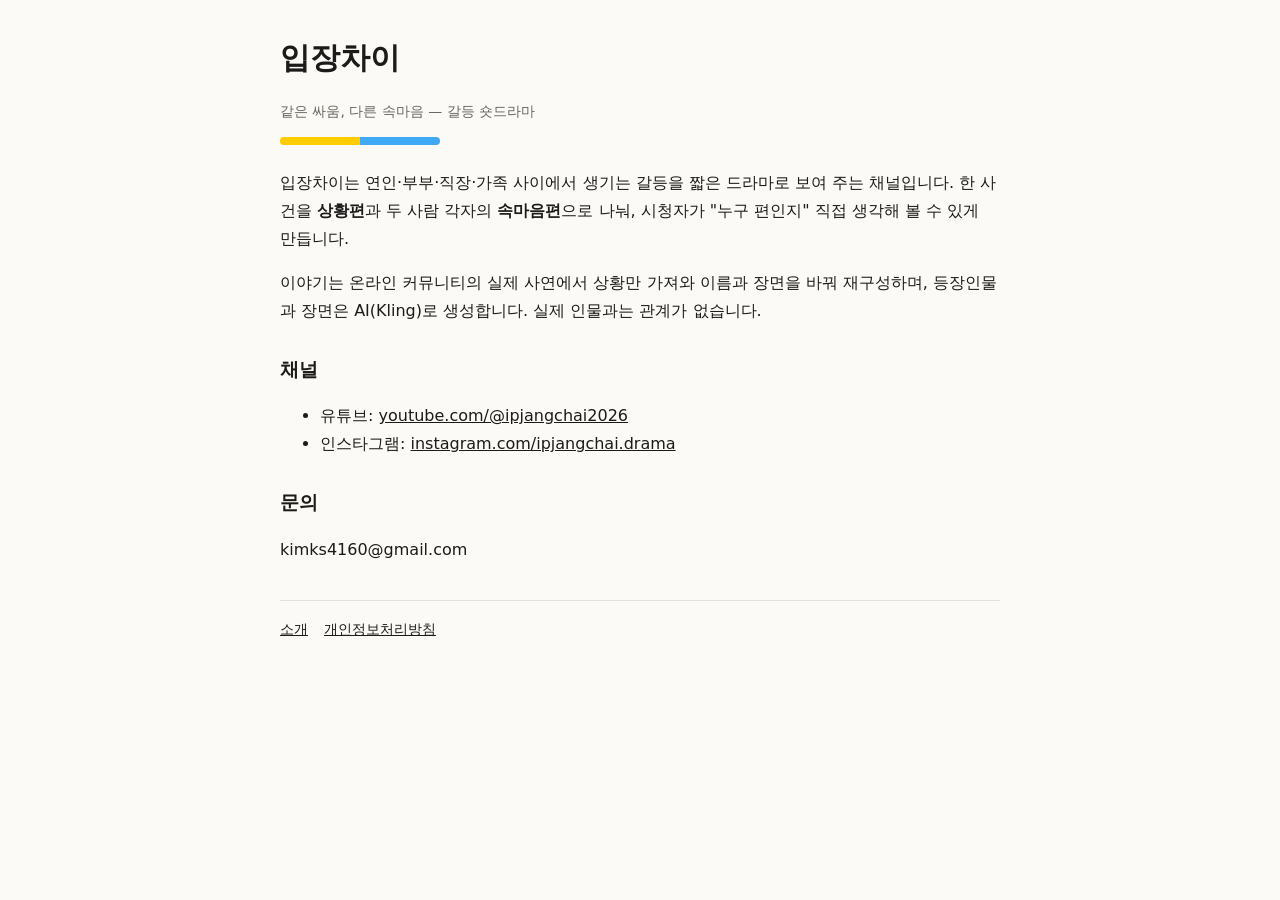
<file: index.html>
<!doctype html><html lang="ko"><head><meta charset="utf-8"><meta name="viewport" content="width=device-width,initial-scale=1">
<title>입장차이 | 갈등 숏드라마</title><link rel="stylesheet" href="style.css"></head><body><main>
<h1>입장차이</h1><p class="m">같은 싸움, 다른 속마음 — 갈등 숏드라마</p><div class="bar"></div>
<p>입장차이는 연인·부부·직장·가족 사이에서 생기는 갈등을 짧은 드라마로 보여 주는 채널입니다. 한 사건을 <b>상황편</b>과 두 사람 각자의 <b>속마음편</b>으로 나눠, 시청자가 "누구 편인지" 직접 생각해 볼 수 있게 만듭니다.</p>
<p>이야기는 온라인 커뮤니티의 실제 사연에서 상황만 가져와 이름과 장면을 바꿔 재구성하며, 등장인물과 장면은 AI(Kling)로 생성합니다. 실제 인물과는 관계가 없습니다.</p>
<h2>채널</h2><ul><li>유튜브: <a href="https://www.youtube.com/@ipjangchai2026">youtube.com/@ipjangchai2026</a></li><li>인스타그램: <a href="https://www.instagram.com/ipjangchai.drama/">instagram.com/ipjangchai.drama</a></li></ul>
<h2>문의</h2><p>kimks4160@gmail.com</p>
<nav><a href="./">소개</a><a href="privacy.html">개인정보처리방침</a></nav></main></body></html>
</file>
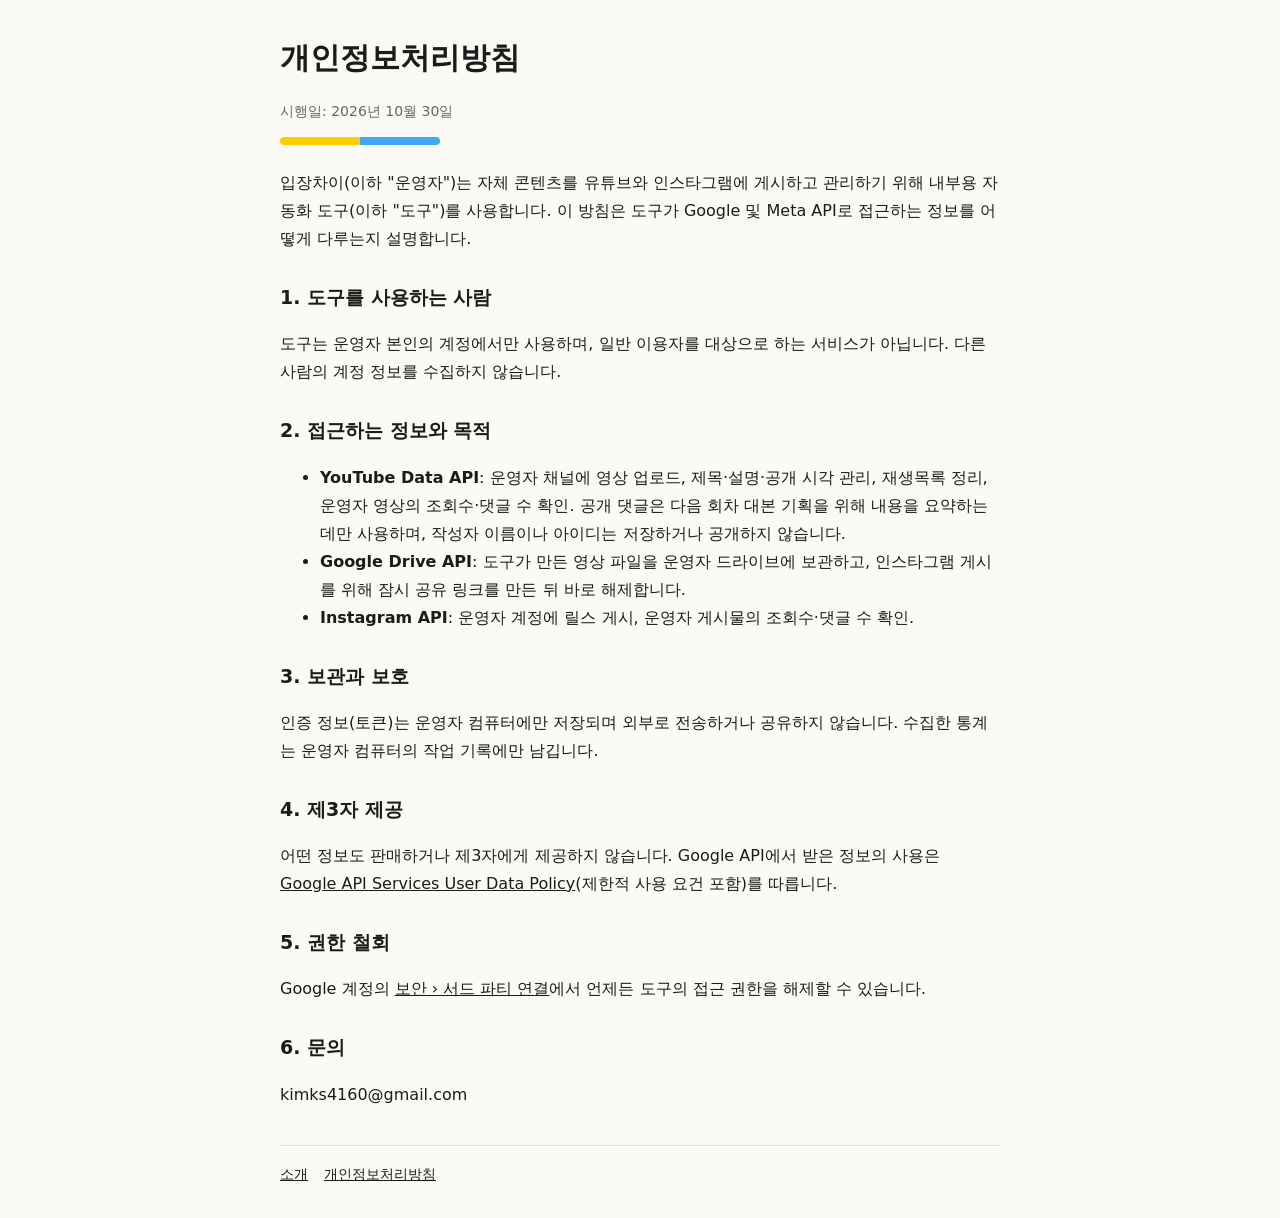
<file: privacy.html>
<!doctype html><html lang="ko"><head><meta charset="utf-8"><meta name="viewport" content="width=device-width,initial-scale=1">
<title>개인정보처리방침 | 입장차이</title><link rel="stylesheet" href="style.css"></head><body><main>
<h1>개인정보처리방침</h1><p class="m">시행일: 2026년 10월 30일</p><div class="bar"></div>
<p>입장차이(이하 "운영자")는 자체 콘텐츠를 유튜브와 인스타그램에 게시하고 관리하기 위해 내부용 자동화 도구(이하 "도구")를 사용합니다. 이 방침은 도구가 Google 및 Meta API로 접근하는 정보를 어떻게 다루는지 설명합니다.</p>
<h2>1. 도구를 사용하는 사람</h2><p>도구는 운영자 본인의 계정에서만 사용하며, 일반 이용자를 대상으로 하는 서비스가 아닙니다. 다른 사람의 계정 정보를 수집하지 않습니다.</p>
<h2>2. 접근하는 정보와 목적</h2><ul>
<li><b>YouTube Data API</b>: 운영자 채널에 영상 업로드, 제목·설명·공개 시각 관리, 재생목록 정리, 운영자 영상의 조회수·댓글 수 확인. 공개 댓글은 다음 회차 대본 기획을 위해 내용을 요약하는 데만 사용하며, 작성자 이름이나 아이디는 저장하거나 공개하지 않습니다.</li>
<li><b>Google Drive API</b>: 도구가 만든 영상 파일을 운영자 드라이브에 보관하고, 인스타그램 게시를 위해 잠시 공유 링크를 만든 뒤 바로 해제합니다.</li>
<li><b>Instagram API</b>: 운영자 계정에 릴스 게시, 운영자 게시물의 조회수·댓글 수 확인.</li></ul>
<h2>3. 보관과 보호</h2><p>인증 정보(토큰)는 운영자 컴퓨터에만 저장되며 외부로 전송하거나 공유하지 않습니다. 수집한 통계는 운영자 컴퓨터의 작업 기록에만 남깁니다.</p>
<h2>4. 제3자 제공</h2><p>어떤 정보도 판매하거나 제3자에게 제공하지 않습니다. Google API에서 받은 정보의 사용은 <a href="https://developers.google.com/terms/api-services-user-data-policy">Google API Services User Data Policy</a>(제한적 사용 요건 포함)를 따릅니다.</p>
<h2>5. 권한 철회</h2><p>Google 계정의 <a href="https://myaccount.google.com/permissions">보안 › 서드 파티 연결</a>에서 언제든 도구의 접근 권한을 해제할 수 있습니다.</p>
<h2>6. 문의</h2><p>kimks4160@gmail.com</p>
<nav><a href="./">소개</a><a href="privacy.html">개인정보처리방침</a></nav></main></body></html>
</file>
<file: style.css>
:root{--bg:#fbfaf7;--fg:#1d1b19;--mute:#6b665f;--line:#e4e0d8;--a:#ffcc00;--b:#3fa9f5}
@media (prefers-color-scheme:dark){:root{--bg:#141312;--fg:#eeeae4;--mute:#a49e96;--line:#2f2c29}}
body{margin:0;background:var(--bg);color:var(--fg);font:16px/1.75 "Noto Sans KR",system-ui,sans-serif;padding:32px max(16px,env(safe-area-inset-left))}
main{max-width:720px;margin:0 auto}
h1{font-size:30px;margin:0 0 4px}h2{font-size:19px;margin:28px 0 6px}
.bar{height:8px;background:linear-gradient(90deg,var(--a) 50%,var(--b) 50%);border-radius:4px;margin:12px 0 24px;max-width:160px}
a{color:inherit}p,li{color:var(--fg)}.m{color:var(--mute);font-size:14px}
nav{display:flex;gap:16px;margin-top:36px;padding-top:16px;border-top:1px solid var(--line);font-size:14px}
</file>
